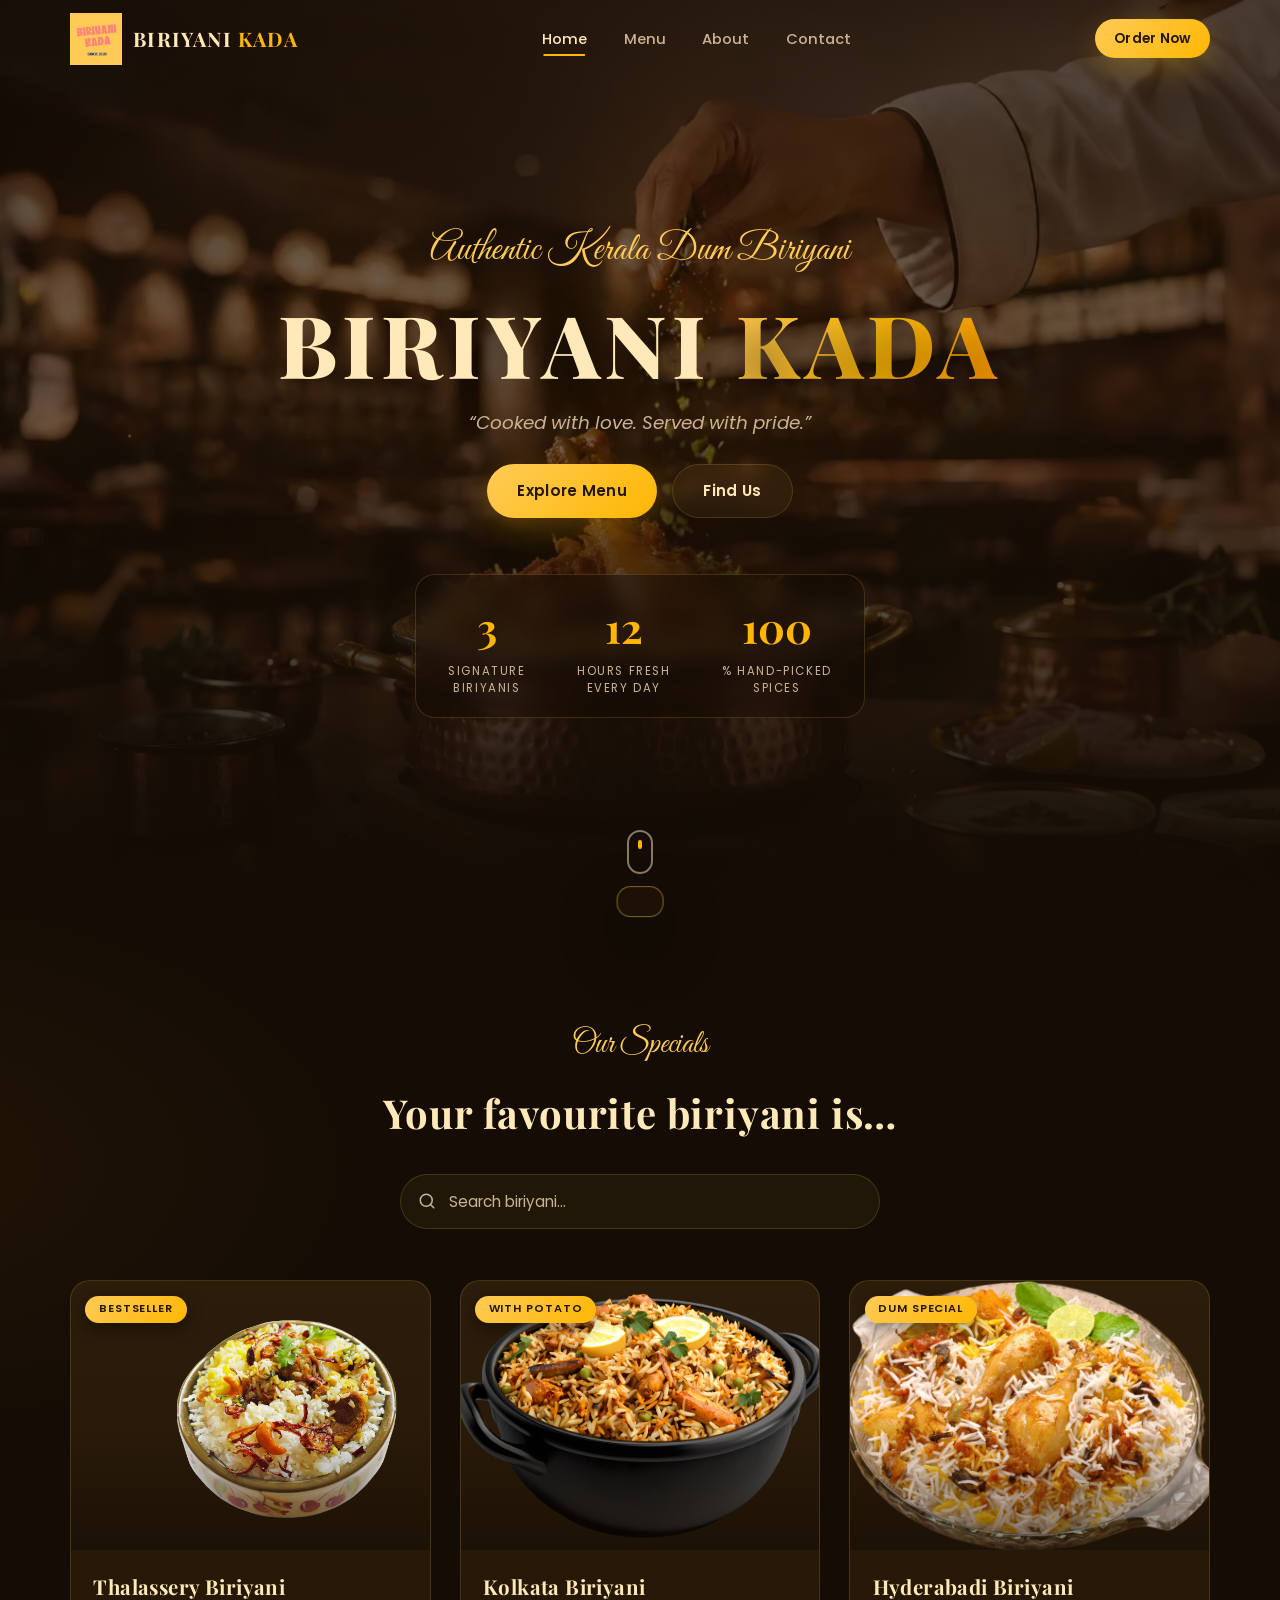
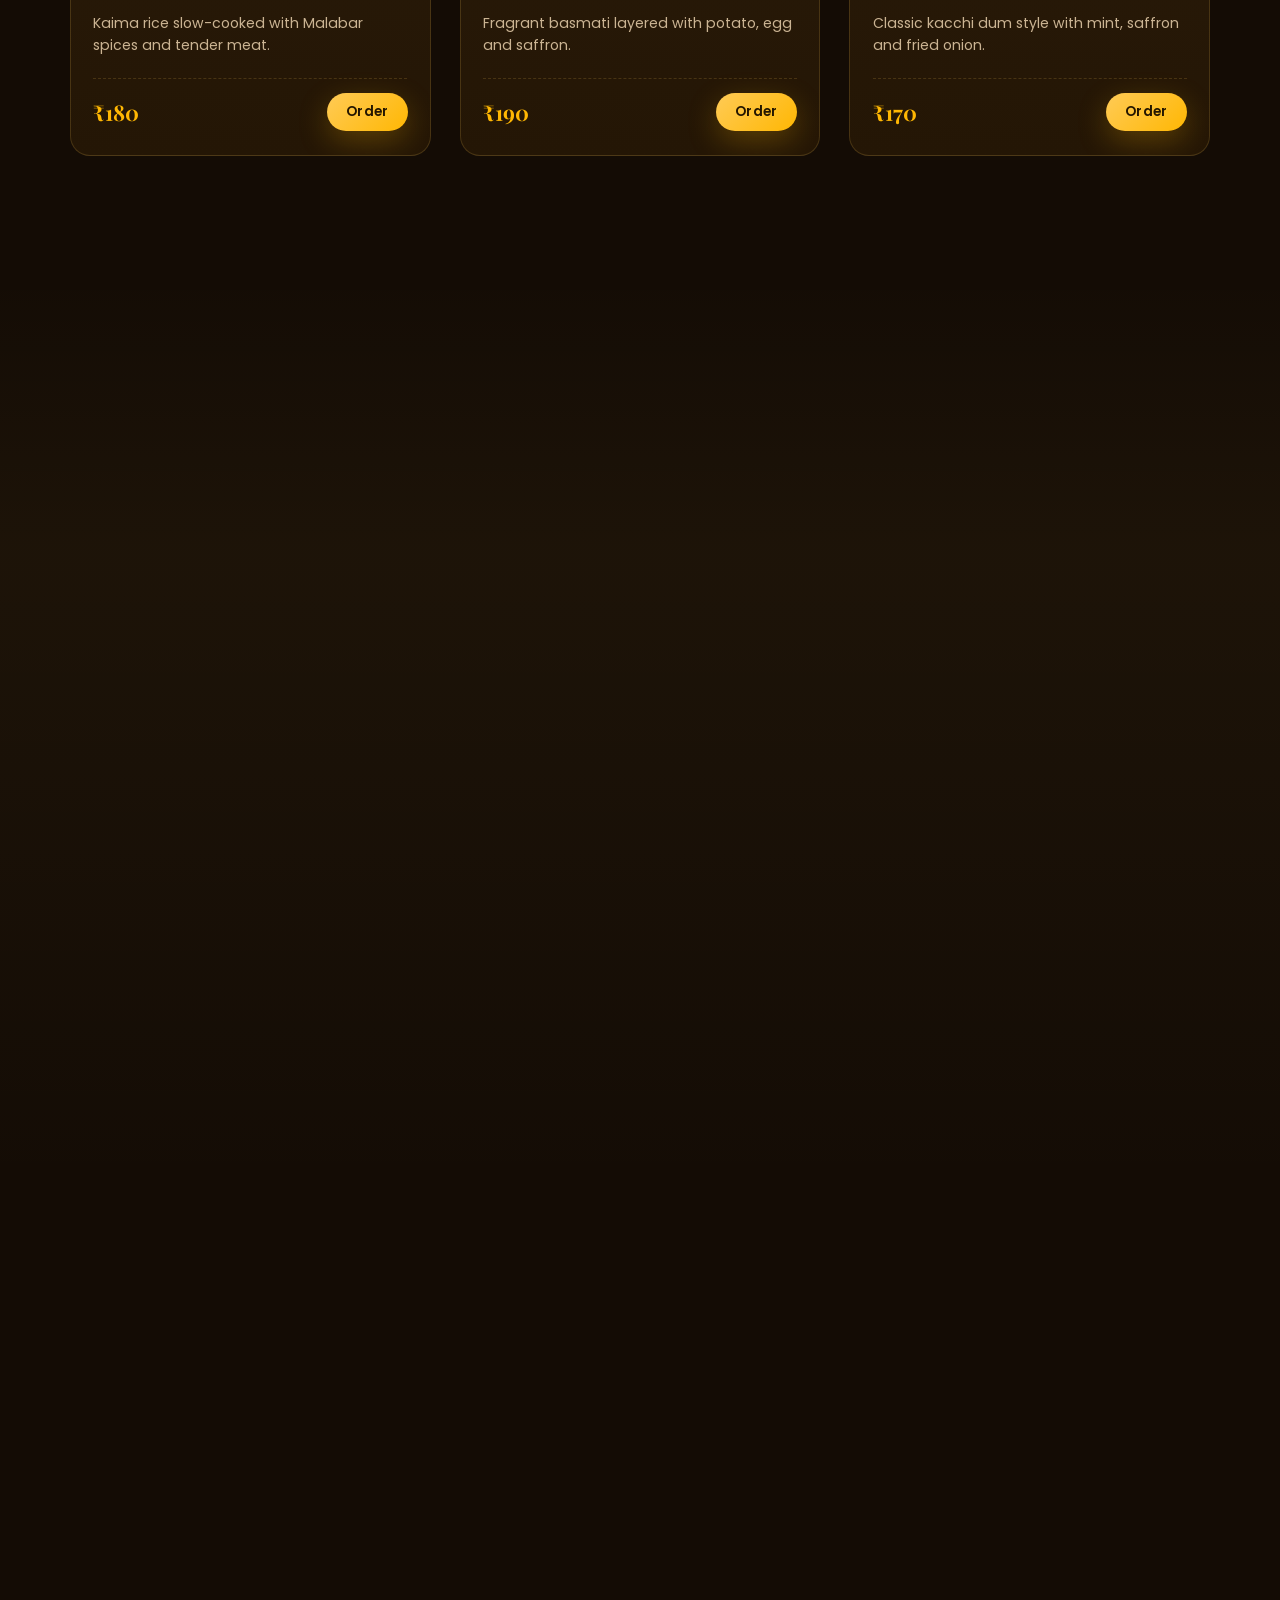
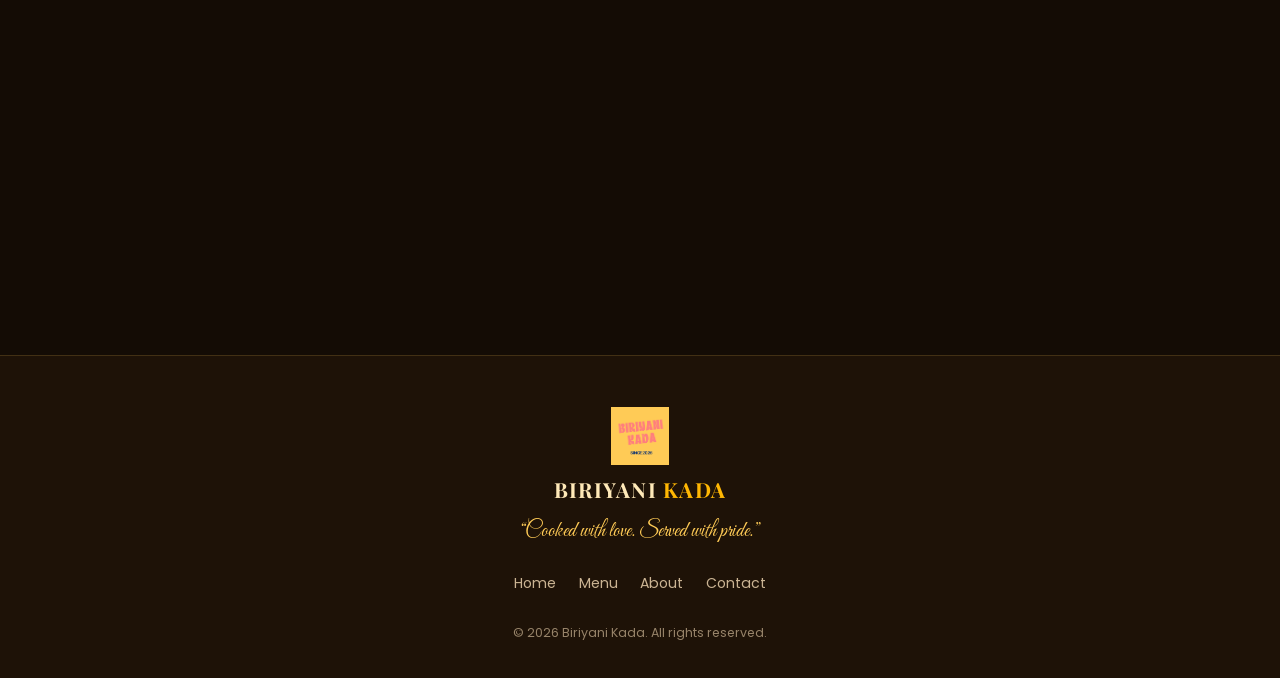
<file: advanced.html>
<!DOCTYPE html>
<html lang="en">
<head>
    <meta charset="UTF-8">
    <meta name="viewport" content="width=device-width, initial-scale=1.0">
    <meta name="description" content="Biriyani Kada — authentic Kerala dum biriyani crafted with the finest basmati rice, hand-picked spices and slow-cooked meats.">
    <title>BIRIYANI KADA — Authentic Dum Biriyani</title>
    <link rel="preconnect" href="https://fonts.googleapis.com">
    <link rel="preconnect" href="https://fonts.gstatic.com" crossorigin>
    <link href="https://fonts.googleapis.com/css2?family=Great+Vibes&family=Playfair+Display:ital,wght@0,500;0,700;0,800;1,500&family=Poppins:wght@300;400;500;600&display=swap" rel="stylesheet">
    <link rel="stylesheet" href="advanced.css">
</head>
<body>

    <!-- ==================== Preloader ==================== -->
    <div class="preloader" id="preloader" aria-hidden="true">
        <div class="preloader-inner">
            <img src="1.png" alt="" class="preloader-logo">
            <div class="loader-track"><span class="loader-fill"></span></div>
            <p class="preloader-text">Biriyani Kada</p>
        </div>
    </div>

    <!-- ==================== Navbar ==================== -->
    <header class="navbar" id="navbar">
        <nav class="nav container">
            <a class="brand" href="#home" aria-label="Biriyani Kada — home">
                <img src="1.png" alt="Biriyani Kada logo" class="brand-logo">
                <span class="brand-name">Biriyani <em>Kada</em></span>
            </a>

            <ul class="nav-menu" id="navMenu">
                <li><a class="nav-link active" href="#home">Home</a></li>
                <li><a class="nav-link" href="#menu">Menu</a></li>
                <li><a class="nav-link" href="#about">About</a></li>
                <li><a class="nav-link" href="#contact-heading">Contact</a></li>
            </ul>

            <div class="nav-actions">
                <a class="btn btn-gold btn-sm nav-cta" href="#contact-heading">Order Now</a>
                <button class="nav-toggle" id="navToggle" aria-label="Toggle navigation menu" aria-expanded="false">
                    <span></span><span></span><span></span>
                </button>
            </div>
        </nav>
    </header>

    <!-- ==================== Hero ==================== -->
    <section class="hero" id="home">
        <div class="hero-bg"></div>
        <div class="hero-overlay"></div>

        <div class="hero-content container">
            <p class="hero-eyebrow reveal">Authentic Kerala Dum Biriyani</p>
            <h1 class="hero-title reveal">BIRIYANI <span>KADA</span></h1>
            <p class="hero-tag reveal">&ldquo;Cooked with love. Served with pride.&rdquo;</p>

            <div class="hero-actions reveal">
                <a class="btn btn-gold" href="#menu">Explore Menu</a>
                <a class="btn btn-ghost" href="#contact-heading">Find Us</a>
            </div>

            <div class="hero-stats reveal">
                <div class="stat">
                    <span class="stat-num" data-count="3">0</span>
                    <span class="stat-label">Signature<br>Biriyanis</span>
                </div>
                <div class="stat">
                    <span class="stat-num" data-count="12">0</span>
                    <span class="stat-label">Hours Fresh<br>Every Day</span>
                </div>
                <div class="stat">
                    <span class="stat-num" data-count="100">0</span>
                    <span class="stat-label">% Hand-picked<br>Spices</span>
                </div>
            </div>
        </div>

        <a class="scroll-hint" href="#menu" aria-label="Scroll down to the menu"><span></span></a>
    </section>

    <!-- ==================== Menu ==================== -->
    <section class="section menu-section" id="menu">
        <div class="container">
            <div class="section-head reveal">
                <p class="section-eyebrow">Our Specials</p>
                <h2 class="section-title">Your favourite biriyani is&hellip;</h2>

                <div class="search-wrap">
                    <svg class="search-icon" viewBox="0 0 24 24" fill="none" stroke="currentColor" stroke-width="2" stroke-linecap="round" stroke-linejoin="round" aria-hidden="true"><circle cx="11" cy="11" r="8"></circle><line x1="21" y1="21" x2="16.65" y2="16.65"></line></svg>
                    <input type="text" class="search-input" id="searchInput" placeholder="Search biriyani&hellip;" aria-label="Search biriyani">
                </div>
            </div>

            <div class="menu-grid" id="menuGrid">
                <article class="dish-card reveal" data-name="thalassery biriyani">
                    <div class="dish-media">
                        <img src="tb.png" alt="Thalassery Biriyani">
                        <span class="dish-badge">Bestseller</span>
                    </div>
                    <div class="dish-body">
                        <h3 class="dish-title">Thalassery Biriyani</h3>
                        <p class="dish-desc">Kaima rice slow-cooked with Malabar spices and tender meat.</p>
                        <div class="dish-foot">
                            <span class="dish-price">&#8377;180</span>
                            <button class="btn btn-gold btn-sm order-btn" type="button" data-dish="Thalassery Biriyani">Order</button>
                        </div>
                    </div>
                </article>

                <article class="dish-card reveal" data-name="kolkata biriyani">
                    <div class="dish-media">
                        <img src="kb.png" alt="Kolkata Biriyani">
                        <span class="dish-badge">With Potato</span>
                    </div>
                    <div class="dish-body">
                        <h3 class="dish-title">Kolkata Biriyani</h3>
                        <p class="dish-desc">Fragrant basmati layered with potato, egg and saffron.</p>
                        <div class="dish-foot">
                            <span class="dish-price">&#8377;190</span>
                            <button class="btn btn-gold btn-sm order-btn" type="button" data-dish="Kolkata Biriyani">Order</button>
                        </div>
                    </div>
                </article>

                <article class="dish-card reveal" data-name="hyderabadi biriyani">
                    <div class="dish-media">
                        <img src="hb.png" alt="Hyderabadi Biriyani">
                        <span class="dish-badge">Dum Special</span>
                    </div>
                    <div class="dish-body">
                        <h3 class="dish-title">Hyderabadi Biriyani</h3>
                        <p class="dish-desc">Classic kacchi dum style with mint, saffron and fried onion.</p>
                        <div class="dish-foot">
                            <span class="dish-price">&#8377;170</span>
                            <button class="btn btn-gold btn-sm order-btn" type="button" data-dish="Hyderabadi Biriyani">Order</button>
                        </div>
                    </div>
                </article>
            </div>

            <p class="no-results" id="noResults" hidden>No biriyani matches your search — try &ldquo;thalassery&rdquo;, &ldquo;kolkata&rdquo; or &ldquo;hyderabadi&rdquo;.</p>
        </div>
    </section>

    <!-- ==================== About ==================== -->
    <section class="section about-section" id="about">
        <div class="container about-grid">
            <div class="about-media reveal">
                <img src="kb.png" alt="Signature biriyani served at Biriyani Kada">
                <div class="about-media-card">
                    <span class="about-media-big">100%</span>
                    <span class="about-media-small">Fresh, small-batch dum biriyani</span>
                </div>
            </div>

            <div class="about-text reveal">
                <p class="section-eyebrow">About Us</p>
                <h2 class="section-title">More than a meal — a tradition.</h2>
                <p>At Biriyani Kada, we believe biryani is more than just a meal — it's a tradition. Rooted in the rich culinary heritage of Kerala, we specialise in authentic dum biryani crafted with the finest long-grain basmati rice, hand-picked spices, and tender, slow-cooked meats.</p>
                <p>Every plate we serve is prepared fresh, in small batches, using time-honoured recipes that balance aroma, flavour, and texture to perfection. From our signature chicken, mutton, beef, egg, and vegetable biryanis to traditional Kerala sides like salna, chutneys, and pickles, each dish is a celebration of Malabar's vibrant food culture.</p>
                <p>Whether you're craving a quick, comforting lunch or planning a special family daawat, Biriyani Kada brings the warmth of a home-cooked biryani to your table — fresh, generous, and full of flavour, every single time.</p>
                <p class="tag">&ldquo;Cooked with love. Served with pride.&rdquo;</p>

                <ul class="about-points">
                    <li>Authentic dum process, sealed &amp; slow-cooked</li>
                    <li>Finest long-grain basmati &amp; kaima rice</li>
                    <li>Traditional Kerala sides — salna, chutneys, pickles</li>
                </ul>
            </div>
        </div>
    </section>

    <!-- ==================== Contact ==================== -->
    <section class="section contact-section" id="contact-heading">
        <div class="container">
            <div class="section-head reveal">
                <p class="section-eyebrow">Get In Touch</p>
                <h2 class="section-title">Contact Us</h2>
            </div>

            <div class="contact-grid">
                <div class="contact-photo reveal">
                    <img src="hero.avif" alt="Biriyani Kada restaurant">
                    <div class="contact-photo-glow"></div>
                </div>

                <div class="contact-cards">
                    <a class="info-card reveal" href="tel:+919945544547">
                        <span class="info-icon"><img src="call.png" alt=""></span>
                        <span class="info-body">
                            <span class="info-title">Call Us</span>
                            <span class="info-value">+91 99455 44547</span>
                        </span>
                    </a>

                    <div class="info-card reveal">
                        <span class="info-icon"><img src="Hour-Glass.png" alt=""></span>
                        <span class="info-body">
                            <span class="info-title">Hours</span>
                            <span class="info-value">All Day &middot; 11 AM – 11 PM</span>
                        </span>
                    </div>

                    <div class="info-card reveal">
                        <span class="info-icon"><img src="location.png" alt=""></span>
                        <span class="info-body">
                            <span class="info-title">Location</span>
                            <span class="info-value">Near Lavanya Nagar, Kakanad</span>
                        </span>
                    </div>
                </div>
            </div>
        </div>
    </section>

    <!-- ==================== Footer ==================== -->
    <footer class="footer">
        <div class="container footer-inner">
            <img src="1.png" alt="" class="footer-logo">
            <p class="footer-brand">Biriyani <em>Kada</em></p>
            <p class="footer-tag">&ldquo;Cooked with love. Served with pride.&rdquo;</p>
            <ul class="footer-links">
                <li><a href="#home">Home</a></li>
                <li><a href="#menu">Menu</a></li>
                <li><a href="#about">About</a></li>
                <li><a href="#contact-heading">Contact</a></li>
            </ul>
            <p class="footer-copy">&copy; <span id="year">2026</span> Biriyani Kada. All rights reserved.</p>
        </div>
    </footer>

    <!-- ==================== Floating UI ==================== -->
    <button class="to-top" id="toTop" aria-label="Back to top">
        <svg viewBox="0 0 24 24" fill="none" stroke="currentColor" stroke-width="2.5" stroke-linecap="round" stroke-linejoin="round"><polyline points="18 15 12 9 6 15"></polyline></svg>
    </button>
    <div class="toast" id="toast" role="status" aria-live="polite"></div>

    <script src="advanced.js"></script>

</body>
</html>
</file>
<file: advanced.css>
/* ==========================================================================
   BIRIYANI KADA — Advanced UI
   File: advanced.css  (pairs with advanced.html + advanced.js)
   The original style.css / index.html are left completely untouched.
   ========================================================================== */

/* ---------- Design tokens ---------- */
:root {
    --bg: #140c05;
    --bg-2: #1e1207;
    --card: #241605;
    --card-2: #2b1c0b;
    --line: rgba(255, 203, 86, 0.16);
    --gold: #ffb703;
    --gold-soft: #ffcb56;
    --cream: #ffe9b8;
    --text: #f6ecd8;
    --muted: #cbb493;
    --shadow-lg: 0 24px 60px rgba(0, 0, 0, 0.45);
    --shadow-gold: 0 10px 30px rgba(255, 183, 3, 0.25);
    --radius: 20px;
    --nav-h: 78px;
    --font-head: 'Playfair Display', serif;
    --font-body: 'Poppins', sans-serif;
    --font-script: 'Great Vibes', cursive;
}

/* ---------- Reset & base ---------- */
*, *::before, *::after { box-sizing: border-box; margin: 0; padding: 0; }

html { scroll-behavior: smooth; scroll-padding-top: calc(var(--nav-h) + 12px); }

body {
    font-family: var(--font-body);
    color: var(--text);
    line-height: 1.6;
    overflow-x: hidden;
    background:
        radial-gradient(1200px 600px at 85% -10%, rgba(255, 183, 3, 0.08), transparent 60%),
        radial-gradient(900px 500px at -10% 30%, rgba(255, 140, 0, 0.06), transparent 60%),
        var(--bg);
}

img { max-width: 100%; display: block; }
a { color: inherit; text-decoration: none; }
ul { list-style: none; }
button { font-family: inherit; cursor: pointer; border: none; background: none; color: inherit; }
input { font-family: inherit; }
::selection { background: var(--gold); color: #241600; }

.container { width: min(1140px, 92%); margin-inline: auto; }
.section { padding: clamp(72px, 10vw, 120px) 0; }

/* ---------- Buttons ---------- */
.btn {
    display: inline-flex; align-items: center; justify-content: center; gap: 0.5rem;
    padding: 0.85rem 1.9rem; border-radius: 999px;
    font-weight: 600; font-size: 0.95rem; letter-spacing: 0.02em;
    transition: transform 0.25s ease, box-shadow 0.25s ease, color 0.25s ease, border-color 0.25s ease;
    will-change: transform;
}
.btn:active { transform: scale(0.97); }
.btn-sm { padding: 0.55rem 1.2rem; font-size: 0.85rem; }
.btn-gold { background: linear-gradient(135deg, var(--gold-soft), var(--gold)); color: #241600; box-shadow: var(--shadow-gold); }
.btn-gold:hover { transform: translateY(-3px); box-shadow: 0 16px 38px rgba(255, 183, 3, 0.38); }
.btn-ghost { border: 1px solid var(--line); color: var(--cream); background: rgba(255, 203, 86, 0.06); backdrop-filter: blur(6px); }
.btn-ghost:hover { transform: translateY(-3px); border-color: var(--gold); color: var(--gold-soft); }

/* ---------- Preloader ---------- */
.preloader {
    position: fixed; inset: 0; z-index: 1000;
    display: flex; align-items: center; justify-content: center;
    background: var(--bg);
    transition: opacity 0.6s ease, visibility 0.6s ease;
}
.preloader.done { opacity: 0; visibility: hidden; pointer-events: none; }
.preloader-inner { display: flex; flex-direction: column; align-items: center; gap: 1.2rem; }
.preloader-logo { width: 96px; height: 96px; object-fit: contain; animation: pulse 1.6s ease-in-out infinite; }
.preloader-text { font-family: var(--font-script); font-size: 1.8rem; color: var(--gold-soft); }
.loader-track { width: 180px; height: 4px; border-radius: 999px; background: rgba(255, 203, 86, 0.15); overflow: hidden; }
.loader-fill { display: block; height: 100%; width: 40%; border-radius: 999px; background: linear-gradient(90deg, var(--gold-soft), var(--gold)); animation: load 1.2s ease-in-out infinite; }
@keyframes load { 0% { transform: translateX(-120%); } 100% { transform: translateX(320%); } }
@keyframes pulse { 0%, 100% { transform: scale(1); } 50% { transform: scale(1.08); } }

/* ---------- Navbar ---------- */
.navbar {
    position: fixed; inset: 0 0 auto 0; z-index: 900;
    border-bottom: 1px solid transparent;
    transition: background 0.35s ease, box-shadow 0.35s ease, border-color 0.35s ease;
}
.navbar.scrolled {
    background: rgba(20, 12, 5, 0.82);
    backdrop-filter: blur(16px); -webkit-backdrop-filter: blur(16px);
    border-color: var(--line);
    box-shadow: 0 12px 32px rgba(0, 0, 0, 0.35);
}
.nav { height: var(--nav-h); display: flex; align-items: center; justify-content: space-between; gap: 1rem; }
.brand { display: flex; align-items: center; gap: 0.7rem; }
.brand-logo { height: 52px; width: 52px; object-fit: contain; transition: transform 0.3s ease; }
.brand:hover .brand-logo { transform: rotate(-8deg) scale(1.06); }
.brand-name { font-family: var(--font-head); font-size: 1.25rem; font-weight: 700; letter-spacing: 0.06em; text-transform: uppercase; color: var(--cream); }
.brand-name em { font-style: normal; color: var(--gold); }
.nav-menu { display: flex; align-items: center; gap: 0.4rem; }
.nav-link { position: relative; padding: 0.55rem 0.95rem; font-size: 0.92rem; font-weight: 500; color: var(--muted); border-radius: 999px; transition: color 0.25s ease; }
.nav-link::after { content: ""; position: absolute; left: 50%; bottom: 0.15rem; width: 0; height: 2px; border-radius: 2px; background: var(--gold); transform: translateX(-50%); transition: width 0.3s ease; }
.nav-link:hover, .nav-link.active { color: var(--cream); }
.nav-link:hover::after, .nav-link.active::after { width: 55%; }
.nav-actions { display: flex; align-items: center; gap: 0.8rem; }
.nav-toggle { display: none; flex-direction: column; gap: 5px; padding: 8px; }
.nav-toggle span { width: 24px; height: 2px; border-radius: 2px; background: var(--cream); transition: transform 0.3s ease, opacity 0.3s ease; }
.nav-toggle.open span:nth-child(1) { transform: translateY(7px) rotate(45deg); }
.nav-toggle.open span:nth-child(2) { opacity: 0; }
.nav-toggle.open span:nth-child(3) { transform: translateY(-7px) rotate(-45deg); }

/* ---------- Hero ---------- */
.hero { position: relative; min-height: 100vh; min-height: 100svh; display: flex; align-items: center; justify-content: center; text-align: center; overflow: hidden; }
.hero-bg { position: absolute; inset: 0; background: url("hero.avif") center / cover no-repeat; animation: heroZoom 14s ease-in-out infinite alternate; }
@keyframes heroZoom { from { transform: scale(1.08); } to { transform: scale(1.16); } }
.hero-overlay { position: absolute; inset: 0; background: linear-gradient(180deg, rgba(20, 12, 5, 0.72) 0%, rgba(20, 12, 5, 0.55) 45%, var(--bg) 100%), radial-gradient(60% 60% at 50% 40%, rgba(255, 140, 0, 0.12), transparent); }
.hero-content { position: relative; z-index: 2; padding: calc(var(--nav-h) + 40px) 0 80px; display: flex; flex-direction: column; align-items: center; gap: 1.1rem; }
.hero-eyebrow { font-family: var(--font-script); font-size: clamp(1.7rem, 3.4vw, 2.4rem); color: var(--gold-soft); }
.hero-title { font-family: var(--font-head); font-weight: 800; font-size: clamp(2.6rem, 8vw, 5.4rem); line-height: 1.05; letter-spacing: 0.06em; color: var(--cream); text-shadow: 0 10px 40px rgba(0, 0, 0, 0.55); }
.hero-title span { background: linear-gradient(120deg, var(--gold-soft), var(--gold) 60%, #ff9500); -webkit-background-clip: text; background-clip: text; color: transparent; }
.hero-tag { font-size: clamp(0.95rem, 1.6vw, 1.15rem); color: var(--muted); font-style: italic; }
.hero-actions { display: flex; flex-wrap: wrap; gap: 0.9rem; justify-content: center; margin-top: 0.6rem; }
.hero-stats { display: flex; flex-wrap: wrap; justify-content: center; gap: clamp(1.4rem, 4vw, 3.4rem); margin-top: 2.4rem; padding: 1.2rem 2rem; border: 1px solid var(--line); border-radius: var(--radius); background: rgba(20, 12, 5, 0.45); backdrop-filter: blur(10px); }
.stat { display: flex; flex-direction: column; align-items: center; gap: 0.15rem; }
.stat-num { font-family: var(--font-head); font-size: clamp(1.8rem, 3.4vw, 2.6rem); font-weight: 700; color: var(--gold); }
.stat-label { font-size: 0.72rem; letter-spacing: 0.14em; text-transform: uppercase; color: var(--muted); text-align: center; line-height: 1.5; }
.scroll-hint { position: absolute; left: 50%; bottom: 26px; transform: translateX(-50%); width: 26px; height: 44px; border: 2px solid rgba(255, 233, 184, 0.5); border-radius: 999px; z-index: 2; }
.scroll-hint span { position: absolute; left: 50%; top: 8px; width: 4px; height: 9px; border-radius: 4px; background: var(--gold); transform: translateX(-50%); animation: wheel 1.6s ease-in-out infinite; }
@keyframes wheel { 0% { opacity: 1; top: 8px; } 70% { opacity: 0; top: 22px; } 100% { opacity: 0; top: 8px; } }

/* ---------- Section headings & search ---------- */
.section-head { text-align: center; max-width: 640px; margin: 0 auto 3.2rem; display: flex; flex-direction: column; align-items: center; gap: 0.6rem; }
.section-eyebrow { font-family: var(--font-script); font-size: clamp(1.5rem, 3vw, 2rem); color: var(--gold-soft); }
.section-title { font-family: var(--font-head); font-weight: 700; font-size: clamp(1.7rem, 3.6vw, 2.5rem); color: var(--cream); letter-spacing: 0.02em; }
.search-wrap { position: relative; width: min(480px, 100%); margin-top: 1.2rem; }
.search-icon { position: absolute; left: 1.1rem; top: 50%; transform: translateY(-50%); width: 18px; height: 18px; color: var(--muted); pointer-events: none; }
.search-input { width: 100%; padding: 0.95rem 1.2rem 0.95rem 3rem; border-radius: 999px; border: 1px solid var(--line); background: rgba(255, 203, 86, 0.06); color: var(--text); font-size: 0.95rem; outline: none; transition: border-color 0.25s ease, box-shadow 0.25s ease, background 0.25s ease; }
.search-input::placeholder { color: var(--muted); }
.search-input:focus { border-color: var(--gold); background: rgba(255, 203, 86, 0.1); box-shadow: 0 0 0 4px rgba(255, 183, 3, 0.15); }

/* ---------- Menu cards ---------- */
.menu-grid { display: grid; grid-template-columns: repeat(auto-fit, minmax(260px, 1fr)); gap: 1.8rem; }
.dish-card { background: linear-gradient(180deg, var(--card-2), var(--card)); border: 1px solid var(--line); border-radius: var(--radius); overflow: hidden; display: flex; flex-direction: column; transition: transform 0.35s ease, box-shadow 0.35s ease, border-color 0.35s ease; }
.dish-card:hover { transform: translateY(-10px); border-color: rgba(255, 203, 86, 0.45); box-shadow: var(--shadow-lg); }
.dish-media { position: relative; aspect-ratio: 4 / 3; overflow: hidden; }
.dish-media img { width: 100%; height: 100%; object-fit: cover; transition: transform 0.6s ease; }
.dish-card:hover .dish-media img { transform: scale(1.08); }
.dish-media::after { content: ""; position: absolute; inset: 0; background: linear-gradient(180deg, transparent 55%, rgba(20, 12, 5, 0.55)); pointer-events: none; }
.dish-badge { position: absolute; top: 0.9rem; left: 0.9rem; z-index: 2; padding: 0.3rem 0.85rem; border-radius: 999px; font-size: 0.7rem; font-weight: 600; letter-spacing: 0.08em; text-transform: uppercase; background: linear-gradient(135deg, var(--gold-soft), var(--gold)); color: #241600; box-shadow: 0 6px 16px rgba(0, 0, 0, 0.35); }
.dish-body { padding: 1.3rem 1.4rem 1.5rem; display: flex; flex-direction: column; gap: 0.5rem; flex: 1; }
.dish-title { font-family: var(--font-head); font-size: 1.28rem; font-weight: 700; color: var(--cream); letter-spacing: 0.02em; }
.dish-desc { font-size: 0.88rem; color: var(--muted); flex: 1; }
.dish-foot { display: flex; align-items: center; justify-content: space-between; margin-top: 0.8rem; padding-top: 0.9rem; border-top: 1px dashed var(--line); }
.dish-price { font-family: var(--font-head); font-size: 1.35rem; font-weight: 700; color: var(--gold); }
.no-results { text-align: center; color: var(--muted); margin-top: 2rem; font-size: 0.95rem; }

/* ---------- About ---------- */
.about-section { background: linear-gradient(180deg, transparent, rgba(255, 203, 86, 0.04) 30%, transparent); }
.about-grid { display: grid; grid-template-columns: 1fr 1.1fr; gap: clamp(2rem, 5vw, 4.5rem); align-items: center; }
.about-media { position: relative; }
.about-media::before { content: ""; position: absolute; inset: 0; transform: translate(16px, 16px); border: 2px solid rgba(255, 203, 86, 0.35); border-radius: 26px; }
.about-media img { position: relative; z-index: 1; width: 100%; border-radius: 26px; aspect-ratio: 1 / 1.05; object-fit: cover; box-shadow: var(--shadow-lg); }
.about-media-card { position: absolute; z-index: 2; right: -14px; bottom: 26px; display: flex; flex-direction: column; gap: 0.1rem; padding: 1rem 1.4rem; border-radius: 16px; border: 1px solid var(--line); background: rgba(30, 18, 7, 0.9); backdrop-filter: blur(10px); box-shadow: var(--shadow-lg); }
.about-media-big { font-family: var(--font-head); font-size: 1.7rem; font-weight: 800; color: var(--gold); }
.about-media-small { font-size: 0.72rem; letter-spacing: 0.1em; text-transform: uppercase; color: var(--muted); max-width: 18ch; }
.about-text { display: flex; flex-direction: column; gap: 1rem; }
.about-text p { color: var(--muted); font-size: 0.95rem; }
.about-text .tag { font-family: var(--font-script); font-size: 1.6rem; color: var(--gold-soft); }
.about-points { display: flex; flex-direction: column; gap: 0.7rem; margin-top: 0.4rem; }
.about-points li { position: relative; padding-left: 1.9rem; font-size: 0.92rem; color: var(--cream); }
.about-points li::before { content: "\2713"; position: absolute; left: 0; top: 0.1rem; width: 1.25rem; height: 1.25rem; display: grid; place-items: center; border-radius: 50%; background: rgba(255, 183, 3, 0.15); color: var(--gold); font-size: 0.75rem; font-weight: 700; border: 1px solid rgba(255, 203, 86, 0.4); }

/* ---------- Contact ---------- */
.contact-grid { display: grid; grid-template-columns: 1.15fr 1fr; gap: 1.8rem; align-items: stretch; }
.contact-photo { position: relative; border-radius: 26px; overflow: hidden; border: 1px solid var(--line); min-height: 340px; }
.contact-photo img { width: 100%; height: 100%; object-fit: cover; transition: transform 0.6s ease; }
.contact-photo:hover img { transform: scale(1.05); }
.contact-photo-glow { position: absolute; inset: 0; background: linear-gradient(200deg, transparent 55%, rgba(255, 140, 0, 0.18)); pointer-events: none; }
.contact-cards { display: flex; flex-direction: column; gap: 1.2rem; justify-content: center; }
.info-card { display: flex; align-items: center; gap: 1.1rem; padding: 1.3rem 1.4rem; border-radius: var(--radius); border: 1px solid var(--line); background: linear-gradient(180deg, var(--card-2), var(--card)); transition: transform 0.3s ease, border-color 0.3s ease, box-shadow 0.3s ease; }
.info-card:hover { transform: translateX(8px); border-color: rgba(255, 203, 86, 0.45); box-shadow: var(--shadow-lg); }
.info-icon { flex: 0 0 auto; width: 58px; height: 58px; display: grid; place-items: center; border-radius: 16px; background: rgba(255, 183, 3, 0.12); border: 1px solid rgba(255, 203, 86, 0.35); }
.info-icon img { width: 30px; height: 30px; object-fit: contain; }
.info-body { display: flex; flex-direction: column; gap: 0.15rem; }
.info-title { font-size: 0.72rem; letter-spacing: 0.16em; text-transform: uppercase; color: var(--muted); }
.info-value { font-family: var(--font-head); font-size: 1.15rem; font-weight: 600; color: var(--cream); }

/* ---------- Footer ---------- */
.footer { border-top: 1px solid var(--line); background: var(--bg-2); padding: 3.2rem 0 2.2rem; }
.footer-inner { display: flex; flex-direction: column; align-items: center; gap: 0.5rem; text-align: center; }
.footer-logo { height: 58px; width: 58px; object-fit: contain; }
.footer-brand { font-family: var(--font-head); font-size: 1.3rem; font-weight: 700; letter-spacing: 0.06em; text-transform: uppercase; color: var(--cream); }
.footer-brand em { font-style: normal; color: var(--gold); }
.footer-tag { font-family: var(--font-script); font-size: 1.3rem; color: var(--gold-soft); }
.footer-links { display: flex; flex-wrap: wrap; justify-content: center; gap: 1.4rem; margin-top: 0.9rem; }
.footer-links a { font-size: 0.88rem; color: var(--muted); transition: color 0.25s ease; }
.footer-links a:hover { color: var(--gold-soft); }
.footer-copy { margin-top: 1.2rem; font-size: 0.78rem; color: rgba(203, 180, 147, 0.7); }

/* ---------- Floating UI: back-to-top & toast ---------- */
.to-top { position: fixed; right: 22px; bottom: 22px; z-index: 800; width: 46px; height: 46px; border-radius: 50%; display: grid; place-items: center; background: linear-gradient(135deg, var(--gold-soft), var(--gold)); color: #241600; box-shadow: var(--shadow-gold); opacity: 0; visibility: hidden; transform: translateY(14px); transition: opacity 0.3s ease, transform 0.3s ease, visibility 0.3s ease; }
.to-top svg { width: 20px; height: 20px; }
.to-top.show { opacity: 1; visibility: visible; transform: translateY(0); }
.to-top:hover { transform: translateY(-4px); }
.toast { position: fixed; left: 50%; bottom: 26px; transform: translate(-50%, 140%); z-index: 950; max-width: min(420px, 90vw); padding: 0.9rem 1.4rem; border-radius: 14px; border: 1px solid rgba(255, 203, 86, 0.45); background: rgba(30, 18, 7, 0.95); backdrop-filter: blur(10px); color: var(--cream); font-size: 0.9rem; text-align: center; box-shadow: var(--shadow-lg); transition: transform 0.4s cubic-bezier(0.2, 0.9, 0.3, 1.2); }
.toast.show { transform: translate(-50%, 0); }
.toast strong { color: var(--gold-soft); }

/* ---------- Scroll reveal ---------- */
.reveal { opacity: 0; transform: translateY(34px); transition: opacity 0.8s ease, transform 0.8s cubic-bezier(0.16, 1, 0.3, 1); }
.reveal.visible { opacity: 1; transform: none; }

/* ---------- Responsive ---------- */
@media (max-width: 960px) {
    .about-grid { grid-template-columns: 1fr; gap: 3rem; }
    .about-media { max-width: 480px; margin-inline: auto; }
    .contact-grid { grid-template-columns: 1fr; }
    .contact-photo { min-height: 260px; }
}
@media (max-width: 860px) {
    .nav-cta { display: none; }
    .nav-toggle { display: flex; }
    .nav-menu { position: fixed; top: 0; right: 0; height: 100vh; height: 100dvh; width: min(320px, 84vw); flex-direction: column; align-items: flex-start; justify-content: center; gap: 1.2rem; padding: 5.5rem 2.2rem; background: rgba(20, 12, 5, 0.97); backdrop-filter: blur(18px); border-left: 1px solid var(--line); transform: translateX(105%); transition: transform 0.45s cubic-bezier(0.7, 0, 0.3, 1); box-shadow: -20px 0 60px rgba(0, 0, 0, 0.5); }
    .nav-menu.open { transform: translateX(0); }
    .nav-link { font-size: 1.15rem; padding: 0.4rem 0; }
    .nav-link::after { left: 0; transform: none; }
    .nav-link:hover::after, .nav-link.active::after { width: 100%; }
}
@media (max-width: 560px) {
    .hero-stats { gap: 1.2rem; padding: 1rem 1.2rem; width: 100%; }
    .about-media-card { right: 8px; bottom: 12px; padding: 0.8rem 1rem; }
    .about-media-big { font-size: 1.3rem; }
    .info-value { font-size: 1rem; }
    .to-top { right: 14px; bottom: 14px; }
}

/* ---------- Reduced motion ---------- */
@media (prefers-reduced-motion: reduce) {
    *, *::before, *::after { animation-duration: 0.01ms !important; animation-iteration-count: 1 !important; transition-duration: 0.01ms !important; scroll-behavior: auto !important; }
    .reveal { opacity: 1; transform: none; }
}
</file>
